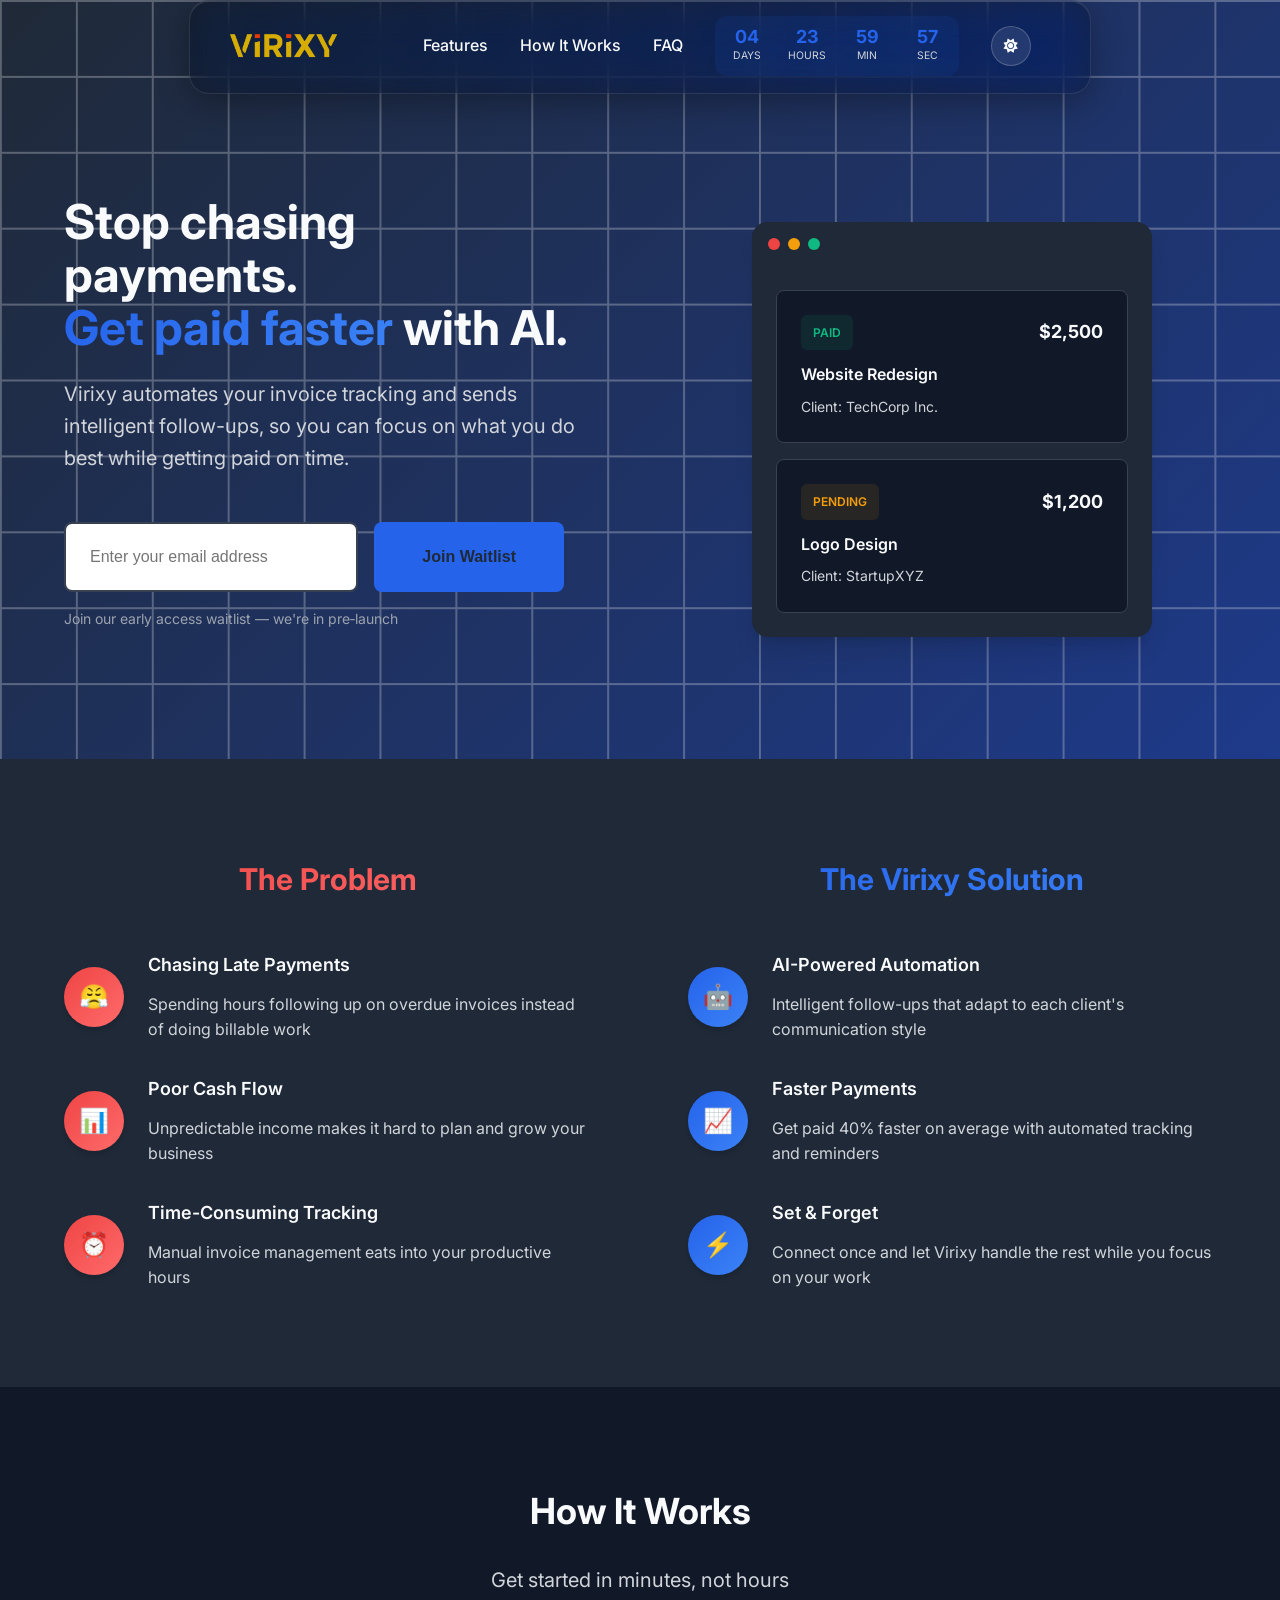
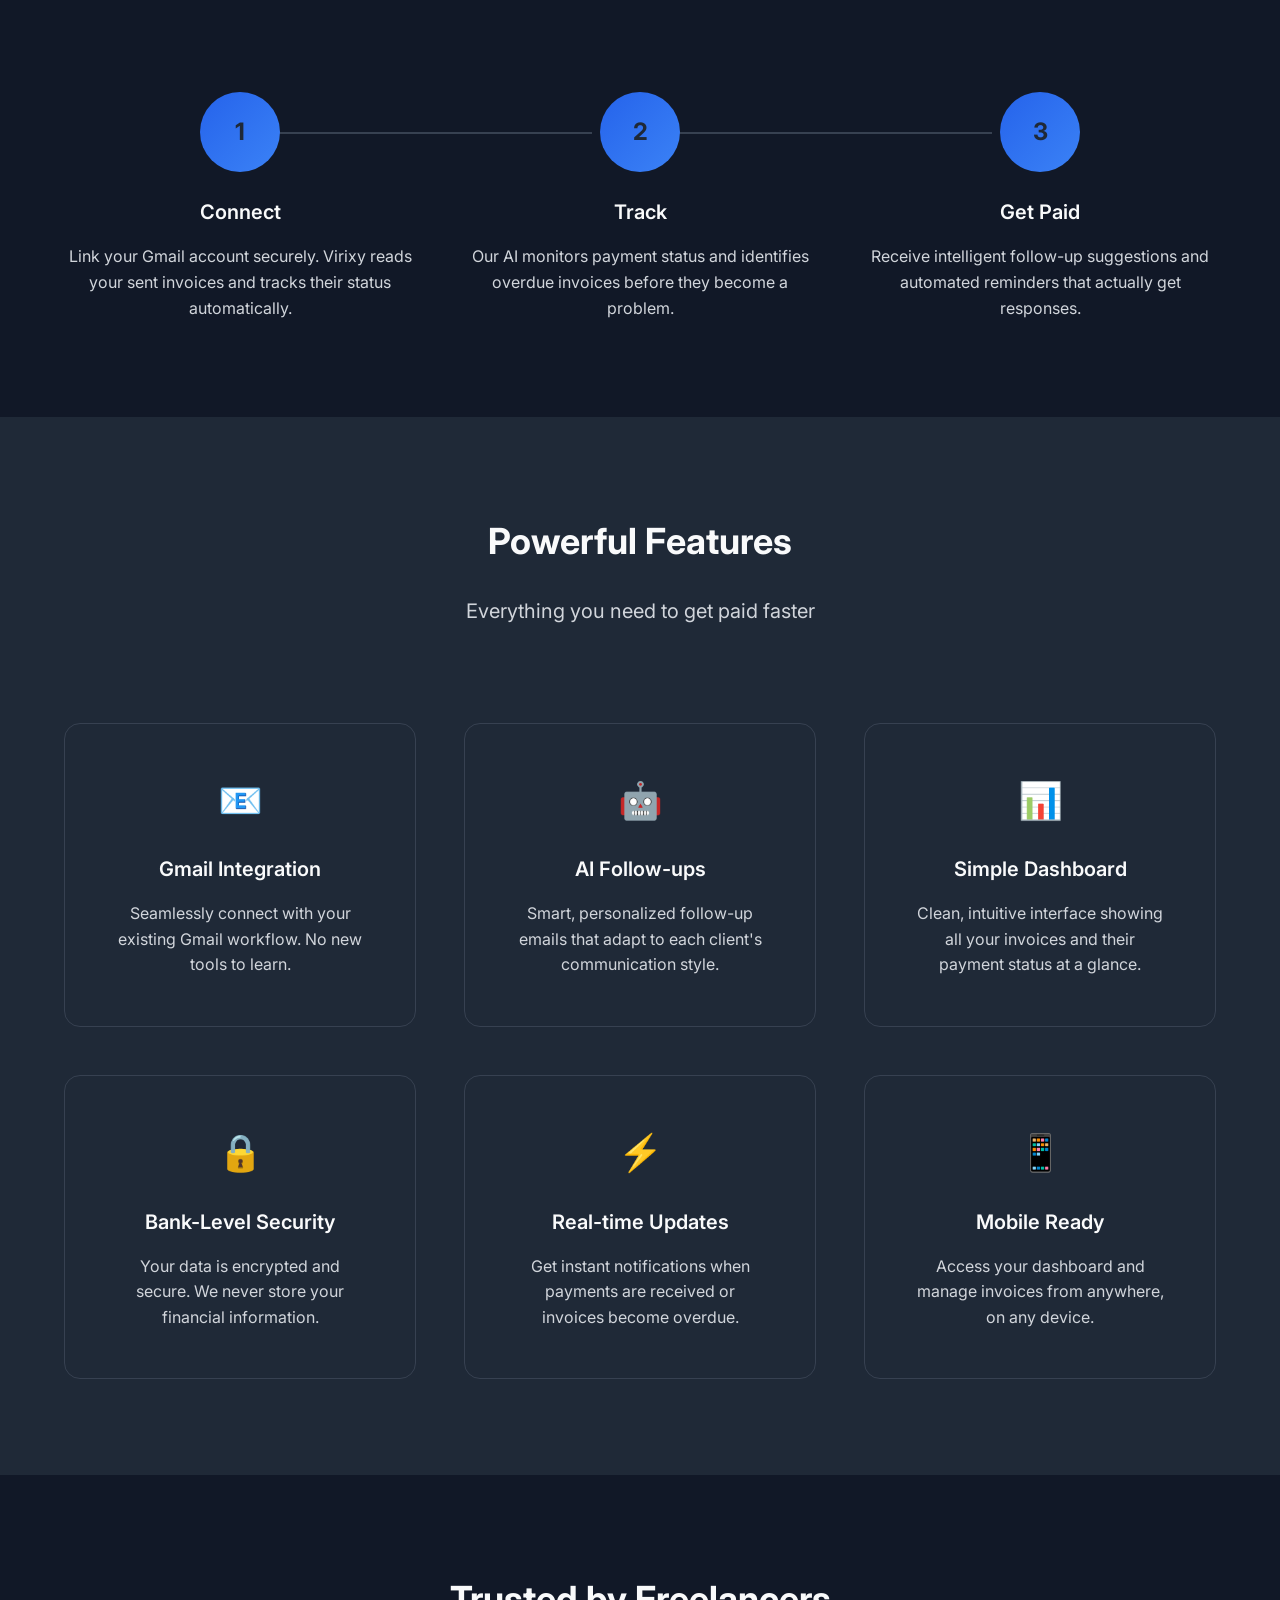
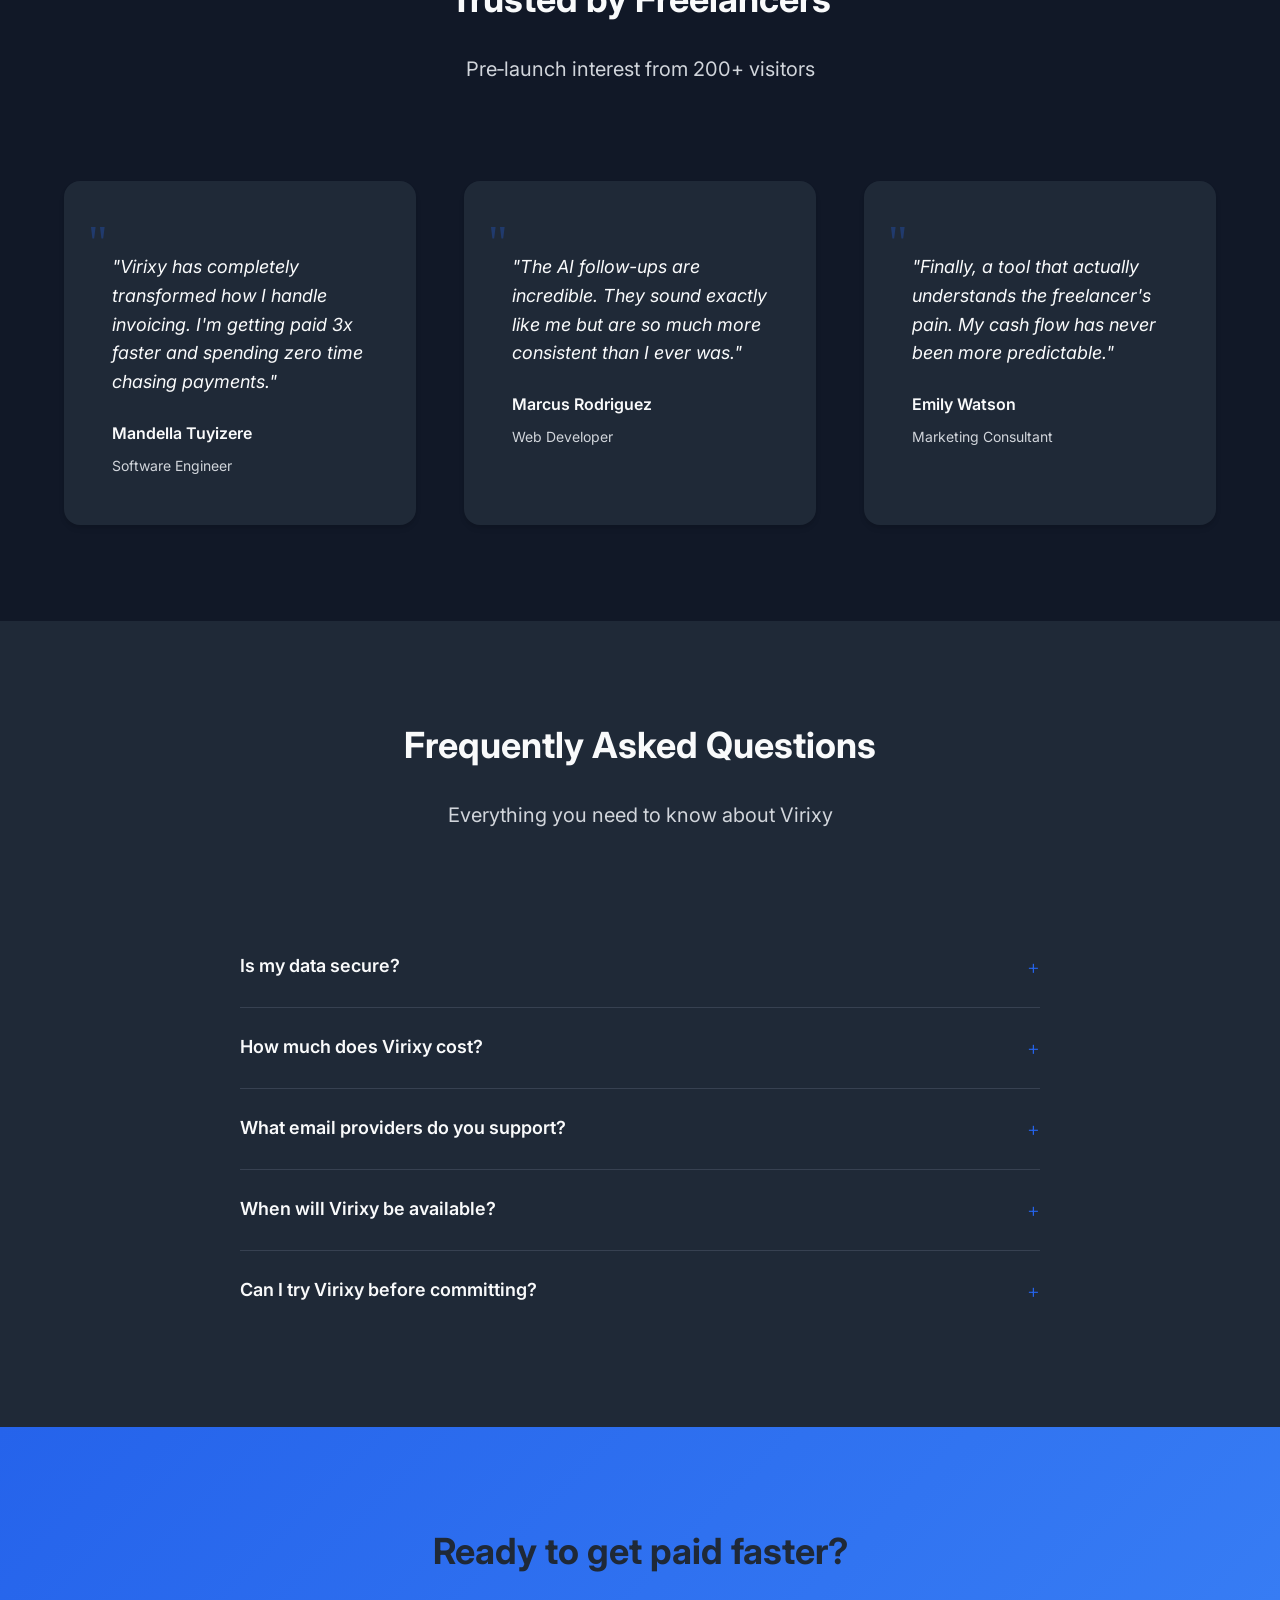
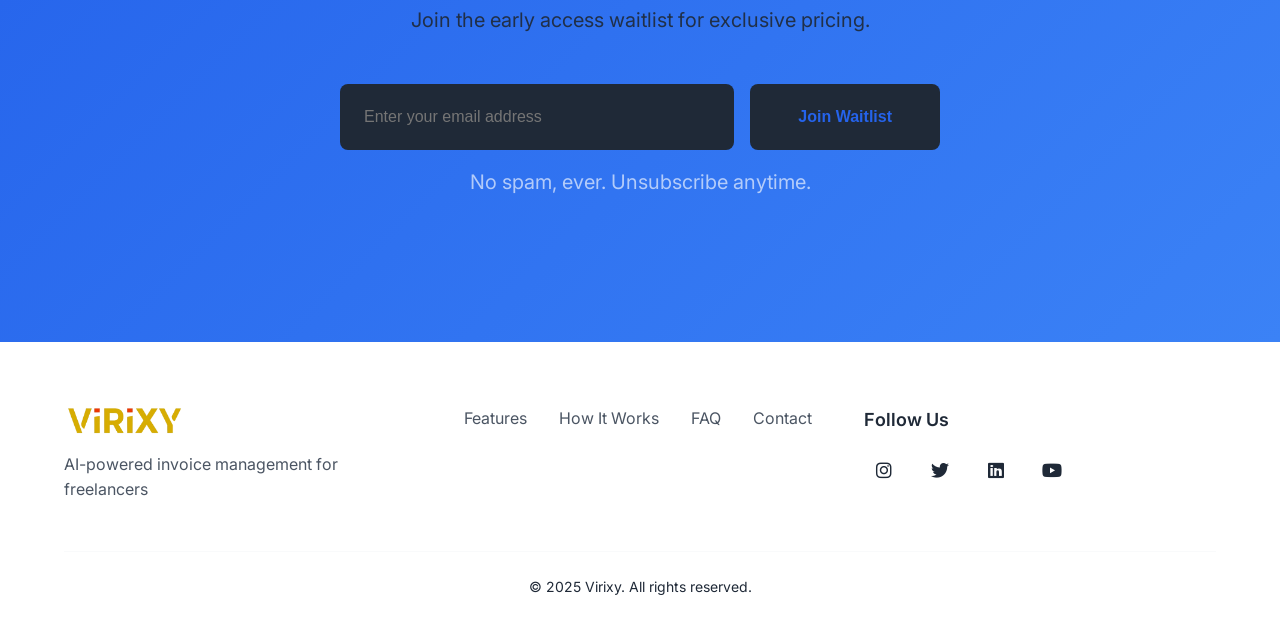
<file: index.html>
<!DOCTYPE html>
<html lang="en">
<head>
    <meta charset="UTF-8">
    <link rel="icon" type="image/png" href="./icon.png">
    <meta name="viewport" content="width=device-width, initial-scale=1.0">
    <meta name="description" content="Stop chasing payments. Get paid faster with Virixy's AI-powered invoice management for freelancers and small businesses.">
    <meta name="keywords" content="invoice management, freelancer tools, AI invoicing, payment tracking, small business">
    <meta name="author" content="Virixy">
    <meta property="og:title" content="Virixy - AI-Powered Invoice Management">
    <meta property="og:description" content="Stop chasing payments. Get paid faster with automated invoice tracking and AI follow-ups.">
    <meta property="og:type" content="website">
    <meta property="og:url" content="https://virixy.com">
    <title>Virixy - AI-Powered Invoice Management for Freelancers</title>
    <link rel="stylesheet" href="styles.css">
    <link rel="preconnect" href="https://fonts.googleapis.com">
    <link rel="preconnect" href="https://fonts.gstatic.com" crossorigin>
    <link href="https://fonts.googleapis.com/css2?family=Inter:wght@300;400;500;600;700&display=swap" rel="stylesheet">
    <link rel="stylesheet" href="https://cdnjs.cloudflare.com/ajax/libs/font-awesome/6.4.0/css/all.min.css">
    <script src="notification-modal.js" defer></script>
</head>
<body>
    <!-- Navigation -->
    <nav class="navbar">
        <div class="nav-container">
            <div class="nav-logo">
                <h2 class="logo-text"></h2><!--Virixy-->
                <img src="./logo-template.png" alt="Virixy logo" class="logo" onerror="this.style.display='none'">
                
            </div>
            <div class="nav-menu">
                <a href="#features" class="nav-link">Features</a>
                <a href="#how-it-works" class="nav-link">How It Works</a>
                <a href="#faq" class="nav-link">FAQ</a>
                <div class="countdown-container">
                    <div class="countdown-box">
                        <span class="countdown-value" id="countdown-days">00</span>
                        <span class="countdown-label">Days</span>
                    </div>
                    <div class="countdown-box">
                        <span class="countdown-value" id="countdown-hours">00</span>
                        <span class="countdown-label">Hours</span>
                    </div>
                    <div class="countdown-box">
                        <span class="countdown-value" id="countdown-minutes">00</span>
                        <span class="countdown-label">Min</span>
                    </div>
                    <div class="countdown-box">
                        <span class="countdown-value" id="countdown-seconds">00</span>
                        <span class="countdown-label">Sec</span>
                    </div>
                </div>
                <button class="theme-toggle" id="theme-toggle" aria-label="Toggle dark mode">
                    <i class="fas fa-moon" id="theme-icon"></i>
                </button>
            </div>
            <div class="hamburger">
                <span></span>
                <span></span>
                <span></span>
            </div>
        </div>
    </nav>

    <!-- Hero Section -->
    <section class="hero">
        <div class="container">
            <div class="hero-content">
                <div class="hero-text">
                    <h1 class="hero-title">
                        Stop chasing payments.<br>
                        <span class="gradient-text">Get paid faster</span> with AI.
                    </h1>
                    <p class="hero-subtitle">
                        Virixy automates your invoice tracking and sends intelligent follow-ups, 
                        so you can focus on what you do best while getting paid on time.
                    </p>
                    <div class="hero-cta">
                        <form class="waitlist-form" id="hero-waitlist-form">
                            <div class="form-group">
                                <input type="email" name="email" placeholder="Enter your email address" required>
                                <button type="submit" class="cta-button">Join Waitlist</button>
                            </div>
                        </form>
                        <p class="form-note">Join our early access waitlist — we're in pre‑launch</p>
                    </div>
                </div>
                <div class="hero-visual">
                    <div class="dashboard-mockup">
                        <div class="mockup-header">
                            <div class="mockup-dots">
                                <span></span>
                                <span></span>
                                <span></span>
                            </div>
                        </div>
                        <div class="mockup-content">
                            <div class="invoice-card">
                                <div class="invoice-header">
                                    <span class="invoice-status paid">Paid</span>
                                    <span class="invoice-amount">$2,500</span>
                                </div>
                                <div class="invoice-details">
                                    <h4>Website Redesign</h4>
                                    <p>Client: TechCorp Inc.</p>
                                </div>
                            </div>
                            <div class="invoice-card">
                                <div class="invoice-header">
                                    <span class="invoice-status pending">Pending</span>
                                    <span class="invoice-amount">$1,200</span>
                                </div>
                                <div class="invoice-details">
                                    <h4>Logo Design</h4>
                                    <p>Client: StartupXYZ</p>
                                </div>
                            </div>
                        </div>
                    </div>
                </div>
            </div>
        </div>
    </section>

    <!-- Problem/Solution Section -->
    <section class="problem-solution">
        <div class="container">
            <div class="section-content">
                <div class="problem-side">
                    <h2>The Problem</h2>
                    <div class="problem-list">
                        <div class="problem-item">
                            <div class="problem-icon">😤</div>
                            <div class="problem-text">
                                <h3>Chasing Late Payments</h3>
                                <p>Spending hours following up on overdue invoices instead of doing billable work</p>
                            </div>
                        </div>
                        <div class="problem-item">
                            <div class="problem-icon">📊</div>
                            <div class="problem-text">
                                <h3>Poor Cash Flow</h3>
                                <p>Unpredictable income makes it hard to plan and grow your business</p>
                            </div>
                        </div>
                        <div class="problem-item">
                            <div class="problem-icon">⏰</div>
                            <div class="problem-text">
                                <h3>Time-Consuming Tracking</h3>
                                <p>Manual invoice management eats into your productive hours</p>
                            </div>
                        </div>
                    </div>
                </div>
                <div class="solution-side">
                    <h2>The Virixy Solution</h2>
                    <div class="solution-list">
                        <div class="solution-item">
                            <div class="solution-icon">🤖</div>
                            <div class="solution-text">
                                <h3>AI-Powered Automation</h3>
                                <p>Intelligent follow-ups that adapt to each client's communication style</p>
                            </div>
                        </div>
                        <div class="solution-item">
                            <div class="solution-icon">📈</div>
                            <div class="solution-text">
                                <h3>Faster Payments</h3>
                                <p>Get paid 40% faster on average with automated tracking and reminders</p>
                            </div>
                        </div>
                        <div class="solution-item">
                            <div class="solution-icon">⚡</div>
                            <div class="solution-text">
                                <h3>Set & Forget</h3>
                                <p>Connect once and let Virixy handle the rest while you focus on your work</p>
                            </div>
                        </div>
                    </div>
                </div>
            </div>
        </div>
    </section>

    <!-- How It Works Section -->
    <section id="how-it-works" class="how-it-works">
        <div class="container">
            <div class="section-header">
                <h2>How It Works</h2>
                <p>Get started in minutes, not hours</p>
            </div>
            <div class="steps">
                <div class="step">
                    <div class="step-number">1</div>
                    <div class="step-content">
                        <h3>Connect</h3>
                        <p>Link your Gmail account securely. Virixy reads your sent invoices and tracks their status automatically.</p>
                    </div>
                </div>
                <div class="step">
                    <div class="step-number">2</div>
                    <div class="step-content">
                        <h3>Track</h3>
                        <p>Our AI monitors payment status and identifies overdue invoices before they become a problem.</p>
                    </div>
                </div>
                <div class="step">
                    <div class="step-number">3</div>
                    <div class="step-content">
                        <h3>Get Paid</h3>
                        <p>Receive intelligent follow-up suggestions and automated reminders that actually get responses.</p>
                    </div>
                </div>
            </div>
        </div>
    </section>

    <!-- Features Section -->
    <section id="features" class="features">
        <div class="container">
            <div class="section-header">
                <h2>Powerful Features</h2>
                <p>Everything you need to get paid faster</p>
            </div>
            <div class="features-grid">
                <div class="feature-card">
                    <div class="feature-icon">📧</div>
                    <h3>Gmail Integration</h3>
                    <p>Seamlessly connect with your existing Gmail workflow. No new tools to learn.</p>
                </div>
                <div class="feature-card">
                    <div class="feature-icon">🤖</div>
                    <h3>AI Follow-ups</h3>
                    <p>Smart, personalized follow-up emails that adapt to each client's communication style.</p>
                </div>
                <div class="feature-card">
                    <div class="feature-icon">📊</div>
                    <h3>Simple Dashboard</h3>
                    <p>Clean, intuitive interface showing all your invoices and their payment status at a glance.</p>
                </div>
                <div class="feature-card">
                    <div class="feature-icon">🔒</div>
                    <h3>Bank-Level Security</h3>
                    <p>Your data is encrypted and secure. We never store your financial information.</p>
                </div>
                <div class="feature-card">
                    <div class="feature-icon">⚡</div>
                    <h3>Real-time Updates</h3>
                    <p>Get instant notifications when payments are received or invoices become overdue.</p>
                </div>
                <div class="feature-card">
                    <div class="feature-icon">📱</div>
                    <h3>Mobile Ready</h3>
                    <p>Access your dashboard and manage invoices from anywhere, on any device.</p>
                </div>
            </div>
        </div>
    </section>

    <!-- Social Proof Section -->
    <section class="social-proof">
        <div class="container">
            <div class="section-header">
                <h2>Trusted by Freelancers</h2>
                <p>Pre‑launch interest from 200+ visitors</p>
            </div>
            <div class="testimonials">
                <div class="testimonial">
                    <div class="testimonial-content">
                        <p>"Virixy has completely transformed how I handle invoicing. I'm getting paid 3x faster and spending zero time chasing payments."</p>
                    </div>
                    <div class="testimonial-author">
                        <div class="author-info">
                            <h4>Mandella Tuyizere</h4>
                            <p>Software Engineer</p>
                        </div>
                    </div>
                </div>
                <div class="testimonial">
                    <div class="testimonial-content">
                        <p>"The AI follow-ups are incredible. They sound exactly like me but are so much more consistent than I ever was."</p>
                    </div>
                    <div class="testimonial-author">
                        <div class="author-info">
                            <h4>Marcus Rodriguez</h4>
                            <p>Web Developer</p>
                        </div>
                    </div>
                </div>
                <div class="testimonial">
                    <div class="testimonial-content">
                        <p>"Finally, a tool that actually understands the freelancer's pain. My cash flow has never been more predictable."</p>
                    </div>
                    <div class="testimonial-author">
                        <div class="author-info">
                            <h4>Emily Watson</h4>
                            <p>Marketing Consultant</p>
                        </div>
                    </div>
                </div>

            </div>
        </div>
    </section>

    <!-- FAQ Section -->
    <section id="faq" class="faq">
        <div class="container">
            <div class="section-header">
                <h2>Frequently Asked Questions</h2>
                <p>Everything you need to know about Virixy</p>
            </div>
            <div class="faq-list">
                <div class="faq-item">
                    <div class="faq-question">
                        <h3>Is my data secure?</h3>
                        <span class="faq-toggle">+</span>
                    </div>
                    <div class="faq-answer">
                        <p>Absolutely. We use bank-level encryption and never store your financial information. Your Gmail connection is read-only and can be revoked at any time.</p>
                    </div>
                </div>
                <div class="faq-item">
                    <div class="faq-question">
                        <h3>How much does Virixy cost?</h3>
                        <span class="faq-toggle">+</span>
                    </div>
                    <div class="faq-answer">
                        <p>We're launching with a simple, transparent pricing model. Early users get 50% off for the first year. Pricing will be announced when we launch.</p>
                    </div>
                </div>
                <div class="faq-item">
                    <div class="faq-question">
                        <h3>What email providers do you support?</h3>
                        <span class="faq-toggle">+</span>
                    </div>
                    <div class="faq-answer">
                        <p>We're starting with Gmail integration, with Outlook and other providers coming soon. Join our waitlist to be notified when we add your preferred provider.</p>
                    </div>
                </div>
                <div class="faq-item">
                    <div class="faq-question">
                        <h3>When will Virixy be available?</h3>
                        <span class="faq-toggle">+</span>
                    </div>
                    <div class="faq-answer">
                        <p>We're targeting a Q2 2025 launch. Join our waitlist to get early access and exclusive launch pricing.</p>
                    </div>
                </div>
                <div class="faq-item">
                    <div class="faq-question">
                        <h3>Can I try Virixy before committing?</h3>
                        <span class="faq-toggle">+</span>
                    </div>
                    <div class="faq-answer">
                        <p>Yes! We'll offer a 12-day free trial when we launch. No credit card required to join the waitlist.</p>
                    </div>
                </div>
            </div>
        </div>
    </section>

    <!-- Final CTA Section -->
    <section class="final-cta">
        <div class="container">
            <div class="cta-content">
                <h2>Ready to get paid faster?</h2>
                <p>Join the early access waitlist for exclusive pricing.</p>
                <form class="waitlist-form" id="footer-waitlist-form">
                    <div class="form-group">
                        <input type="email" name="email" placeholder="Enter your email address" required>
                        <button type="submit" class="cta-button">Join Waitlist</button>
                    </div>
                </form>
                <p class="form-note">No spam, ever. Unsubscribe anytime.</p>
            </div>
        </div>
    </section>

    <!-- Footer -->
    <footer class="footer">
        <div class="container">
            <div class="footer-content">
                <div class="footer-logo">
                    <img src="./logo-template.png" alt="Virixy logo" class="footer-logo-img" onerror="this.style.display='none'">
                    <p>AI-powered invoice management for freelancers</p>
                </div>
                <div class="footer-links">
                    <a href="#features">Features</a>
                    <a href="#how-it-works">How It Works</a>
                    <a href="#faq">FAQ</a>
                    <a href="mailto:hello@virixy.com">Contact</a>
                </div>
                <div class="footer-social">
                    <h4>Follow Us</h4>
                    <div class="social-links">
                        <a href="https://www.instagram.com/virixy.ai/" target="_blank" rel="noopener" aria-label="Instagram">
                            <i class="fab fa-instagram"></i>
                        </a>
                        <a href="https://x.com/Mandellarw" target="_blank" rel="noopener" aria-label="Twitter">
                            <i class="fab fa-twitter"></i>
                        </a>
                        <a href="https://linkedin.com/company/virixy-com" target="_blank" rel="noopener" aria-label="LinkedIn">
                            <i class="fab fa-linkedin"></i>
                        </a>
                        <a href="https://www.youtube.com/@virixy" target="_blank" rel="noopener" aria-label="YouTube">
                            <i class="fab fa-youtube"></i>
                        </a>
                    </div>
                </div>
            </div>
            <div class="footer-bottom">
                <p>&copy; 2025 Virixy. All rights reserved.</p>
            </div>
        </div>
    </footer>

    <script src="script.js"></script>
    <script src="form-handler.js"></script>
</body>
</html>
</file>
<file: styles.css>
/* Reset and Base Styles */
* {
    margin: 0;
    padding: 0;
    box-sizing: border-box;
}

:root {
    /* Light Mode Colors */
    --primary-blue: #2563eb;
    --primary-blue-dark: #1d4ed8;
    --secondary-blue: #3b82f6;
    --accent-blue: #60a5fa;
    --light-blue: #dbeafe;
    --dark-blue: #1e40af;
    
    --text-primary: #1f2937;
    --text-secondary: #6b7280;
    --text-light: #9ca3af;
    
    --white: #ffffff;
    --gray-50: #f9fafb;
    --gray-100: #f3f4f6;
    --gray-200: #e5e7eb;
    --gray-300: #d1d5db;
    --gray-800: #1f2937;
    --gray-900: #111827;
    
    --success: #10b981;
    --warning: #f59e0b;
    --error: #ef4444;
    
    /* Background Colors */
    --bg-primary: #ffffff;
    --bg-secondary: #f9fafb;
    --bg-tertiary: #f3f4f6;
    
    /* Border Colors */
    --border-primary: #e5e7eb;
    --border-secondary: #d1d5db;
    
    /* Typography */
    --font-family: 'Inter', -apple-system, BlinkMacSystemFont, 'Segoe UI', Roboto, sans-serif;
    --font-size-xs: 0.75rem;
    --font-size-sm: 0.875rem;
    --font-size-base: 1rem;
    --font-size-lg: 1.125rem;
    --font-size-xl: 1.25rem;
    --font-size-2xl: 1.5rem;
    --font-size-3xl: 1.875rem;
    --font-size-4xl: 2.25rem;
    --font-size-5xl: 3rem;
    --font-size-6xl: 3.75rem;
    
    /* Spacing */
    --spacing-xs: 0.5rem;
    --spacing-sm: 0.75rem;
    --spacing-md: 1rem;
    --spacing-lg: 1.5rem;
    --spacing-xl: 2rem;
    --spacing-2xl: 3rem;
    --spacing-3xl: 4rem;
    --spacing-4xl: 6rem;
    
    /* Border Radius */
    --radius-sm: 0.375rem;
    --radius-md: 0.5rem;
    --radius-lg: 0.75rem;
    --radius-xl: 1rem;
    --radius-2xl: 1.5rem;
    
    /* Shadows */
    --shadow-sm: 0 1px 2px 0 rgb(0 0 0 / 0.05);
    --shadow-md: 0 4px 6px -1px rgb(0 0 0 / 0.1), 0 2px 4px -2px rgb(0 0 0 / 0.1);
    --shadow-lg: 0 10px 15px -3px rgb(0 0 0 / 0.1), 0 4px 6px -4px rgb(0 0 0 / 0.1);
    --shadow-xl: 0 20px 25px -5px rgb(0 0 0 / 0.1), 0 8px 10px -6px rgb(0 0 0 / 0.1);
    
    /* Transitions */
    --transition-fast: 0.15s ease-in-out;
    --transition-normal: 0.3s ease-in-out;
    --transition-slow: 0.5s ease-in-out;
}

/* Dark Mode Variables */
[data-theme="dark"] {
    --text-primary: #f9fafb;
    --text-secondary: #d1d5db;
    --text-light: #9ca3af;
    
    --bg-primary: #111827;
    --bg-secondary: #1f2937;
    --bg-tertiary: #374151;
    
    --border-primary: #374151;
    --border-secondary: #4b5563;
    
    --white: #1f2937;
    --gray-50: #111827;
    --gray-100: #1f2937;
    --gray-200: #374151;
    --gray-300: #4b5563;
    --gray-800: #f9fafb;
    --gray-900: #ffffff;
    
    --light-blue: #1e3a8a;
}

body {
    font-family: var(--font-family);
    line-height: 1.6;
    color: var(--text-primary);
    background-color: var(--bg-primary);
    overflow-x: hidden;
    transition: background-color var(--transition-normal), color var(--transition-normal);
}

.container {
    max-width: 1200px;
    margin: 0 auto;
    padding: 0 var(--spacing-lg);
}

/* Navigation */
.navbar {
    position: fixed;
    top: 0;
    left: 0;
    right: 0;
    z-index: 1000;
    transition: var(--transition-normal);
    display: flex;
    justify-content: center; /* center the inner container so it sits on the pseudo-card */
    padding: var(--spacing-md) 0; /* remove horizontal padding so inner container aligns with pseudo-element */
}

.navbar::before {
    content: '';
    position: absolute;
    top: 0;
    left: 50%;
    transform: translateX(-50%);
    width: min(95%, 900px);
    height: 100%;
    background: rgba(255, 255, 255, 0.1);
    backdrop-filter: blur(20px) saturate(180%);
    border: 1px solid rgba(255, 255, 255, 0.2);
    border-radius: 20px;
    box-shadow: 
        0 8px 32px rgba(0, 0, 0, 0.1),
        inset 0 1px 0 rgba(255, 255, 255, 0.2);
    transition: var(--transition-normal);
}

[data-theme="dark"] .navbar::before {
    background: rgba(0, 0, 0, 0.3);
    border: 1px solid rgba(255, 255, 255, 0.1);
    box-shadow: 
        0 8px 32px rgba(0, 0, 0, 0.3),
        inset 0 1px 0 rgba(255, 255, 255, 0.1);
}

.nav-container {
    /* Match the visual width of the pseudo-card so content (logo) sits inside it */
    width: min(95%, 900px);
    max-width: 1200px;
    margin: 0 auto;
    padding: 0 var(--spacing-lg);
    display: flex;
    justify-content: center;
    align-items: center;
    height: 60px;
    position: relative;
    z-index: 1;
    gap: var(--spacing-2xl);
}

.nav-logo {
    display: flex;
    align-items: center;
    gap: var(--spacing-sm);
}

.nav-logo .logo {
    height: 28px;
    width: auto;
}

.nav-logo h2,
.logo-text {
    font-size: var(--font-size-xl);
    font-weight: 700;
    color: var(--primary-blue);
    background: linear-gradient(135deg, var(--primary-blue), var(--secondary-blue));
    -webkit-background-clip: text;
    -webkit-text-fill-color: transparent;
    background-clip: text;
}

.nav-menu {
    display: flex;
    align-items: center;
    gap: var(--spacing-xl);
    flex: 1;
    justify-content: center;
}

.nav-link {
    text-decoration: none;
    color: var(--text-primary);
    font-weight: 500;
    transition: var(--transition-fast);
    position: relative;
}

.nav-link:hover {
    color: var(--primary-blue);
}

.nav-link::after {
    content: '';
    position: absolute;
    bottom: -5px;
    left: 0;
    width: 0;
    height: 2px;
    background: var(--primary-blue);
    transition: var(--transition-fast);
}

.nav-link:hover::after {
    width: 100%;
}

.countdown-container {
    display: flex;
    gap: var(--spacing-sm);
    padding: 0.5rem;
    background: rgba(37, 99, 235, 0.1);
    border-radius: var(--radius-lg);
    align-items: center;
}

.countdown-box {
    display: flex;
    flex-direction: column;
    align-items: center;
    min-width: 48px;
    padding: 0.25rem;
}

.countdown-value {
    font-size: var(--font-size-lg);
    font-weight: 700;
    color: var(--primary-blue);
    line-height: 1;
}

.countdown-label {
    font-size: 0.65rem;
    color: var(--text-secondary);
    text-transform: uppercase;
    margin-top: 2px;
}

@media (max-width: 768px) {
    .countdown-container {
        width: 100%;
        justify-content: center;
        margin-top: var(--spacing-md);
    }
}

.theme-toggle {
    background: rgba(255, 255, 255, 0.1);
    border: 1px solid rgba(255, 255, 255, 0.2);
    color: var(--text-primary);
    width: 40px;
    height: 40px;
    border-radius: 50%;
    display: flex;
    align-items: center;
    justify-content: center;
    cursor: pointer;
    transition: var(--transition-fast);
    backdrop-filter: blur(10px);
}

.theme-toggle:hover {
    background: rgba(255, 255, 255, 0.2);
    transform: scale(1.05);
}

.theme-toggle i {
    font-size: var(--font-size-sm);
    transition: var(--transition-fast);
}

[data-theme="dark"] .theme-toggle {
    background: rgba(255, 255, 255, 0.1);
    border: 1px solid rgba(255, 255, 255, 0.2);
}

[data-theme="dark"] .theme-toggle:hover {
    background: rgba(255, 255, 255, 0.2);
}

.hamburger {
    display: none;
    flex-direction: column;
    cursor: pointer;
    gap: 4px;
}

.hamburger span {
    width: 25px;
    height: 3px;
    background: var(--text-primary);
    transition: var(--transition-fast);
}

/* Hero Section */
.hero {
    padding: calc(100px + var(--spacing-4xl)) 0 var(--spacing-4xl);
    background: linear-gradient(135deg, var(--bg-secondary) 0%, var(--light-blue) 100%);
    position: relative;
    overflow: hidden;
}

.hero::before {
    content: '';
    position: absolute;
    top: 0;
    left: 0;
    right: 0;
    bottom: 0;
    background: url('data:image/svg+xml,<svg xmlns="http://www.w3.org/2000/svg" viewBox="0 0 100 100"><defs><pattern id="grid" width="10" height="10" patternUnits="userSpaceOnUse"><path d="M 10 0 L 0 0 0 10" fill="none" stroke="%23e5e7eb" stroke-width="0.5"/></pattern></defs><rect width="100" height="100" fill="url(%23grid)"/></svg>');
    opacity: 0.3;
}

.hero-content {
    display: grid;
    grid-template-columns: 1fr 1fr;
    gap: var(--spacing-4xl);
    align-items: center;
    position: relative;
    z-index: 1;
}

.hero-title {
    font-size: var(--font-size-5xl);
    font-weight: 700;
    line-height: 1.1;
    margin-bottom: var(--spacing-lg);
    color: var(--text-primary);
}

.gradient-text {
    background: linear-gradient(135deg, var(--primary-blue), var(--secondary-blue));
    -webkit-background-clip: text;
    -webkit-text-fill-color: transparent;
    background-clip: text;
}

.hero-subtitle {
    font-size: var(--font-size-xl);
    color: var(--text-secondary);
    margin-bottom: var(--spacing-2xl);
    line-height: 1.6;
}

.hero-cta {
    margin-bottom: var(--spacing-xl);
}

.waitlist-form {
    margin-bottom: var(--spacing-md);
}

.form-group {
    display: flex;
    gap: var(--spacing-md);
    max-width: 500px;
}

.form-group input {
    flex: 1;
    padding: var(--spacing-lg);
    border: 2px solid var(--gray-200);
    border-radius: var(--radius-md);
    font-size: var(--font-size-base);
    transition: var(--transition-fast);
}

.form-group input:focus {
    outline: none;
    border-color: var(--primary-blue);
    box-shadow: 0 0 0 3px rgba(37, 99, 235, 0.1);
}

.cta-button {
    background: var(--primary-blue);
    color: var(--white);
    border: none;
    padding: var(--spacing-lg) var(--spacing-2xl);
    border-radius: var(--radius-md);
    font-size: var(--font-size-base);
    font-weight: 600;
    cursor: pointer;
    transition: var(--transition-fast);
    white-space: nowrap;
}

.cta-button:hover {
    background: var(--primary-blue-dark);
    transform: translateY(-2px);
    box-shadow: var(--shadow-lg);
}

.form-note {
    color: var(--text-light);
    font-size: var(--font-size-sm);
}

/* Hero Visual */
.hero-visual {
    display: flex;
    justify-content: center;
    align-items: center;
}

.dashboard-mockup {
    background: var(--white);
    border-radius: var(--radius-xl);
    box-shadow: var(--shadow-xl);
    overflow: hidden;
    width: 100%;
    max-width: 400px;
    animation: float 6s ease-in-out infinite;
}

@keyframes float {
    0%, 100% { transform: translateY(0px); }
    50% { transform: translateY(-20px); }
}

.mockup-header {
    background: var(--gray-100);
    padding: var(--spacing-md);
    display: flex;
    align-items: center;
}

.mockup-dots {
    display: flex;
    gap: var(--spacing-xs);
}

.mockup-dots span {
    width: 12px;
    height: 12px;
    border-radius: 50%;
    background: var(--gray-300);
}

.mockup-dots span:first-child {
    background: var(--error);
}

.mockup-dots span:nth-child(2) {
    background: var(--warning);
}

.mockup-dots span:last-child {
    background: var(--success);
}

.mockup-content {
    padding: var(--spacing-lg);
}

.invoice-card {
    background: var(--gray-50);
    border-radius: var(--radius-md);
    padding: var(--spacing-lg);
    margin-bottom: var(--spacing-md);
    border: 1px solid var(--gray-200);
}

.invoice-card:last-child {
    margin-bottom: 0;
}

.invoice-header {
    display: flex;
    justify-content: space-between;
    align-items: center;
    margin-bottom: var(--spacing-sm);
}

.invoice-status {
    padding: var(--spacing-xs) var(--spacing-sm);
    border-radius: var(--radius-sm);
    font-size: var(--font-size-xs);
    font-weight: 600;
    text-transform: uppercase;
}

.invoice-status.paid {
    background: rgba(16, 185, 129, 0.1);
    color: var(--success);
}

.invoice-status.pending {
    background: rgba(245, 158, 11, 0.1);
    color: var(--warning);
}

.invoice-amount {
    font-size: var(--font-size-lg);
    font-weight: 700;
    color: var(--text-primary);
}

.invoice-details h4 {
    font-size: var(--font-size-base);
    font-weight: 600;
    color: var(--text-primary);
    margin-bottom: var(--spacing-xs);
}

.invoice-details p {
    font-size: var(--font-size-sm);
    color: var(--text-secondary);
}

/* Problem/Solution Section */
.problem-solution {
    padding: var(--spacing-4xl) 0;
    background: var(--white);
}

.section-content {
    display: grid;
    grid-template-columns: 1fr 1fr;
    gap: var(--spacing-4xl);
}

.problem-side h2,
.solution-side h2 {
    font-size: var(--font-size-3xl);
    font-weight: 700;
    margin-bottom: var(--spacing-2xl);
    color: var(--text-primary);
    text-align: center;
}

.problem-side h2 {
    background: linear-gradient(135deg, var(--error), #ff6b6b);
    -webkit-background-clip: text;
    -webkit-text-fill-color: transparent;
    background-clip: text;
}

.solution-side h2 {
    background: linear-gradient(135deg, var(--primary-blue), var(--secondary-blue));
    -webkit-background-clip: text;
    -webkit-text-fill-color: transparent;
    background-clip: text;
}

.problem-list,
.solution-list {
    display: flex;
    flex-direction: column;
    gap: var(--spacing-xl);
}

.problem-item,
.solution-item {
    display: flex;
    gap: var(--spacing-lg);
    align-items: center;
}

.problem-icon,
.solution-icon {
    font-size: var(--font-size-2xl);
    min-width: 60px;
    width: 60px;
    height: 60px;
    display: flex;
    align-items: center;
    justify-content: center;
    border-radius: 50%;
    flex-shrink: 0;
    margin: 0;
    transition: transform var(--transition-normal);
    position: relative;
    box-shadow: var(--shadow-md);
}

.problem-icon {
    background: linear-gradient(135deg, var(--error), #ff6b6b);
    color: var(--white);
}

.solution-icon {
    background: linear-gradient(135deg, var(--primary-blue), var(--secondary-blue));
    color: var(--white);
}

.problem-icon:hover,
.solution-icon:hover {
    transform: translateY(-2px);
    box-shadow: var(--shadow-lg);
}

.problem-text h3,
.solution-text h3 {
    font-size: var(--font-size-lg);
    font-weight: 600;
    margin-bottom: var(--spacing-sm);
    color: var(--text-primary);
}

.problem-text p,
.solution-text p {
    color: var(--text-secondary);
    line-height: 1.6;
}

/* How It Works Section */
.how-it-works {
    padding: var(--spacing-4xl) 0;
    background: var(--gray-50);
}

.section-header {
    text-align: center;
    margin-bottom: var(--spacing-4xl);
}

.section-header h2 {
    font-size: var(--font-size-4xl);
    font-weight: 700;
    margin-bottom: var(--spacing-lg);
    color: var(--text-primary);
}

.section-header p {
    font-size: var(--font-size-xl);
    color: var(--text-secondary);
}

.steps {
    display: grid;
    grid-template-columns: repeat(3, 1fr);
    gap: var(--spacing-2xl);
}

.step {
    text-align: center;
    position: relative;
}

.step-number {
    width: 80px;
    height: 80px;
    background: linear-gradient(135deg, var(--primary-blue), var(--secondary-blue));
    color: var(--white);
    border-radius: 50%;
    display: flex;
    align-items: center;
    justify-content: center;
    font-size: var(--font-size-2xl);
    font-weight: 700;
    margin: 0 auto var(--spacing-lg);
    position: relative;
    z-index: 2;
}

.step:not(:last-child)::after {
    content: '';
    position: absolute;
    top: 40px;
    left: 50%;
    width: 100%;
    height: 2px;
    background: var(--gray-200);
    z-index: 1;
}

.step-content h3 {
    font-size: var(--font-size-xl);
    font-weight: 600;
    margin-bottom: var(--spacing-md);
    color: var(--text-primary);
}

.step-content p {
    color: var(--text-secondary);
    line-height: 1.6;
}

/* Features Section */
.features {
    padding: var(--spacing-4xl) 0;
    background: var(--white);
}

.features-grid {
    display: grid;
    grid-template-columns: repeat(3, 1fr);
    gap: var(--spacing-2xl);
}

.feature-card {
    background: var(--white);
    padding: var(--spacing-2xl);
    border-radius: var(--radius-xl);
    border: 1px solid var(--gray-200);
    text-align: center;
    transition: var(--transition-normal);
    position: relative;
    overflow: hidden;
}

.feature-card::before {
    content: '';
    position: absolute;
    top: 0;
    left: 0;
    right: 0;
    height: 4px;
    background: linear-gradient(135deg, var(--primary-blue), var(--secondary-blue));
    transform: scaleX(0);
    transition: var(--transition-normal);
}

.feature-card:hover {
    transform: translateY(-5px);
    box-shadow: var(--shadow-xl);
}

.feature-card:hover::before {
    transform: scaleX(1);
}

.feature-icon {
    font-size: var(--font-size-4xl);
    margin-bottom: var(--spacing-lg);
    display: block;
}

.feature-card h3 {
    font-size: var(--font-size-xl);
    font-weight: 600;
    margin-bottom: var(--spacing-md);
    color: var(--text-primary);
}

.feature-card p {
    color: var(--text-secondary);
    line-height: 1.6;
}

/* Social Proof Section */
.social-proof {
    padding: var(--spacing-4xl) 0;
    background: var(--gray-50);
}

.testimonials {
    display: grid;
    grid-template-columns: repeat(3, 1fr);
    gap: var(--spacing-2xl);
    position: relative;
}

.testimonial {
    background: var(--white);
    padding: var(--spacing-2xl);
    border-radius: var(--radius-xl);
    box-shadow: var(--shadow-md);
    position: relative;
}

/* Mobile Testimonial Navigation */
.testimonial-nav {
    display: none; /* Hidden by default, shown on mobile */
}

@media (max-width: 768px) {
    .testimonials {
        position: relative;
        overflow: hidden;
        padding: 0 var(--spacing-lg);
    }

    .testimonial {
        transition: transform var(--transition-normal);
    }

    .testimonial-nav {
        display: flex;
        justify-content: space-between;
        align-items: center;
        margin-top: var(--spacing-xl);
        padding: 0 var(--spacing-lg);
    }

    .testimonial-buttons {
        display: flex;
        gap: var(--spacing-md);
    }

    .testimonial-button {
        background: var(--bg-secondary);
        border: 1px solid var(--border-primary);
        color: var(--text-primary);
        width: 40px;
        height: 40px;
        border-radius: 50%;
        display: flex;
        align-items: center;
        justify-content: center;
        cursor: pointer;
        transition: all var(--transition-normal);
        backdrop-filter: blur(4px);
    }

    .testimonial-button:hover {
        background: var(--primary-blue);
        color: var(--white);
        transform: var(--scale-hover);
    }

    .testimonial-button:disabled {
        opacity: 0.5;
        cursor: not-allowed;
        transform: none;
    }

    .testimonial-counter {
        font-size: var(--font-size-sm);
        color: var(--text-secondary);
        background: var(--bg-secondary);
        padding: var(--spacing-sm) var(--spacing-md);
        border-radius: var(--radius-md);
        backdrop-filter: blur(4px);
    }

    .testimonial-progress {
        display: flex;
        gap: var(--spacing-sm);
        justify-content: center;
        margin-top: var(--spacing-md);
    }

    .progress-dot {
        width: 8px;
        height: 8px;
        border-radius: 50%;
        background: var(--gray-300);
        transition: all var(--transition-normal);
    }

    .progress-dot.active {
        background: var(--primary-blue);
        transform: var(--scale-hover);
    }
}

.testimonial::before {
    content: '"';
    position: absolute;
    top: var(--spacing-lg);
    left: var(--spacing-lg);
    font-size: var(--font-size-5xl);
    color: var(--primary-blue);
    opacity: 0.3;
    font-family: serif;
}

.testimonial-content {
    margin-bottom: var(--spacing-lg);
    padding-top: var(--spacing-lg);
}

.testimonial-content p {
    font-size: var(--font-size-lg);
    line-height: 1.6;
    color: var(--text-primary);
    font-style: italic;
}

.testimonial-author {
    display: flex;
    align-items: center;
    gap: var(--spacing-md);
}

.author-info h4 {
    font-size: var(--font-size-base);
    font-weight: 600;
    color: var(--text-primary);
    margin-bottom: var(--spacing-xs);
}

.author-info p {
    font-size: var(--font-size-sm);
    color: var(--text-secondary);
}

/* FAQ Section */
.faq {
    padding: var(--spacing-4xl) 0;
    background: var(--white);
}

.faq-list {
    max-width: 800px;
    margin: 0 auto;
}

.faq-item {
    border-bottom: 1px solid var(--gray-200);
    padding: var(--spacing-lg) 0;
}

.faq-item:last-child {
    border-bottom: none;
}

.faq-question {
    display: flex;
    justify-content: space-between;
    align-items: center;
    cursor: pointer;
    transition: var(--transition-fast);
}

.faq-question:hover h3 {
    color: var(--primary-blue);
}

.faq-question h3 {
    font-size: var(--font-size-lg);
    font-weight: 600;
    color: var(--text-primary);
    transition: var(--transition-fast);
}

.faq-toggle {
    font-size: var(--font-size-xl);
    font-weight: 300;
    color: var(--primary-blue);
    transition: var(--transition-fast);
}

.faq-item.active .faq-toggle {
    transform: rotate(45deg);
}

.faq-answer {
    max-height: 0;
    overflow: hidden;
    transition: var(--transition-normal);
}

.faq-item.active .faq-answer {
    max-height: 200px;
    padding-top: var(--spacing-md);
}

.faq-answer p {
    color: var(--text-secondary);
    line-height: 1.6;
}

/* Final CTA Section */
.final-cta {
    padding: var(--spacing-4xl) 0;
    background: linear-gradient(135deg, var(--primary-blue), var(--secondary-blue));
    color: var(--white);
    text-align: center;
}

.cta-content h2 {
    font-size: var(--font-size-4xl);
    font-weight: 700;
    margin-bottom: var(--spacing-lg);
}

.cta-content p {
    font-size: var(--font-size-xl);
    margin-bottom: var(--spacing-2xl);
    opacity: 0.9;
}

.final-cta .form-group {
    justify-content: center;
    max-width: 600px;
    margin: 0 auto;
}

.final-cta .form-group input {
    background: var(--white);
    border: none;
}

.final-cta .cta-button {
    background: var(--white);
    color: var(--primary-blue);
}

.final-cta .cta-button:hover {
    background: var(--gray-100);
    transform: translateY(-2px);
}

.final-cta .form-note {
    color: rgba(255, 255, 255, 0.7);
    margin-top: var(--spacing-md);
}

/* Footer */
.footer {
    background: var(--gray-900);
    color: var(--white);
    padding: var(--spacing-3xl) 0 var(--spacing-lg);
}

.footer-content {
    display: grid;
    grid-template-columns: 1fr 1fr 1fr;
    gap: var(--spacing-2xl);
    margin-bottom: var(--spacing-2xl);
}

.footer-logo {
    display: flex;
    flex-direction: column;
    align-items: flex-start;
    gap: var(--spacing-md);
}

.footer-logo-img {
    width: 120px; /* medium size */
    height: auto;
    object-fit: contain;
}

.footer-logo p {
    color: var(--gray-300);
    font-size: var(--font-size-base);
}

/* Responsive adjustments */
@media (max-width: 768px) {
    .footer-logo {
        align-items: center;
    }
    
    .footer-logo-img {
        width: 100px; /* slightly smaller on mobile */
    }
}

.footer-links {
    display: flex;
    gap: var(--spacing-xl);
}

.footer-links a {
    color: var(--gray-300);
    text-decoration: none;
    transition: var(--transition-fast);
}

.footer-links a:hover {
    color: var(--white);
}

.footer-social h4 {
    font-size: var(--font-size-lg);
    font-weight: 600;
    margin-bottom: var(--spacing-md);
    color: var(--white);
}

.social-links {
    display: flex;
    gap: var(--spacing-md);
}

.social-links a {
    width: 40px;
    height: 40px;
    background: rgba(255, 255, 255, 0.1);
    border: 1px solid rgba(255, 255, 255, 0.2);
    border-radius: 50%;
    display: flex;
    align-items: center;
    justify-content: center;
    color: var(--white);
    text-decoration: none;
    transition: var(--transition-fast);
    backdrop-filter: blur(10px);
}

.social-links a:hover {
    background: rgba(255, 255, 255, 0.2);
    transform: translateY(-2px);
    box-shadow: 0 4px 12px rgba(0, 0, 0, 0.2);
}

.social-links a i {
    font-size: var(--font-size-lg);
}

.footer-bottom {
    border-top: 1px solid var(--gray-800);
    padding-top: var(--spacing-lg);
    text-align: center;
}

.footer-bottom p {
    color: var(--gray-400);
    font-size: var(--font-size-sm);
}

/* Responsive Design */
@media (max-width: 1024px) {
    .hero-content {
        grid-template-columns: 1fr;
        gap: var(--spacing-3xl);
        text-align: center;
    }
    
    .hero-title {
        font-size: var(--font-size-4xl);
    }
    
    .section-content {
        grid-template-columns: 1fr;
        gap: var(--spacing-3xl);
    }
    
    .steps {
        grid-template-columns: 1fr;
        gap: var(--spacing-3xl);
    }
    
    .step:not(:last-child)::after {
        display: none;
    }
    
    .features-grid {
        grid-template-columns: repeat(2, 1fr);
    }
    
    .testimonials {
        grid-template-columns: 1fr;
    }
}

@media (max-width: 768px) {
    .nav-menu {
        display: none;
    }
    
    .hamburger {
        display: flex;
    }
    
    .hero {
        padding: calc(100px + var(--spacing-2xl)) 0 var(--spacing-2xl);
    }
    
    .hero-title {
        font-size: var(--font-size-3xl);
    }
    
    .hero-subtitle {
        font-size: var(--font-size-lg);
    }
    
    .form-group {
        flex-direction: column;
        gap: var(--spacing-md);
    }
    
    .cta-button {
        width: 100%;
    }
    
    .section-header h2 {
        font-size: var(--font-size-3xl);
    }
    
    .features-grid {
        grid-template-columns: 1fr;
    }
    
    .footer-content {
        grid-template-columns: 1fr;
        gap: var(--spacing-xl);
        text-align: center;
    }
    
    .footer-links {
        justify-content: center;
        flex-wrap: wrap;
    }
    
    .social-links {
        justify-content: center;
    }
}

@media (max-width: 480px) {
    .container {
        padding: 0 var(--spacing-md);
    }
    
    .hero-title {
        font-size: var(--font-size-2xl);
    }
    
    .hero-subtitle {
        font-size: var(--font-size-base);
    }
    
    .section-header h2 {
        font-size: var(--font-size-2xl);
    }
    
    .section-header p {
        font-size: var(--font-size-lg);
    }
    
    .problem-side h2,
    .solution-side h2 {
        font-size: var(--font-size-2xl);
        text-align: center;
        margin-bottom: var(--spacing-xl);
    }

    .problem-list,
    .solution-list {
        gap: var(--spacing-xl);
    }

    .problem-item,
    .solution-item {
        flex-direction: row; /* Keep horizontal layout on mobile */
        text-align: left;
        gap: var(--spacing-lg);
        padding: var(--spacing-md);
        background: var(--bg-secondary);
        border-radius: var(--radius-lg);
        transition: transform var(--transition-normal);
    }

    .problem-item:hover,
    .solution-item:hover {
        transform: translateY(-2px);
    }

    .problem-icon,
    .solution-icon {
        min-width: 50px;
        width: 50px;
        height: 50px;
        font-size: var(--font-size-xl);
    }
    
    .feature-card {
        padding: var(--spacing-lg);
    }
    
    .testimonial {
        padding: var(--spacing-lg);
    }
}

/* Keep only essential animations */
html {
    scroll-behavior: smooth;
}

/* Simple navbar transition */
.navbar {
    transition: background-color 0.3s ease;
}

.navbar.scrolled {
    background: var(--bg-primary);
    box-shadow: 0 2px 10px rgba(0, 0, 0, 0.1);
}

[data-theme="dark"] .navbar.scrolled {
    box-shadow: 0 8px 32px rgba(0, 0, 0, 0.4);
}

/* Notification-style modal */
.v-modal-overlay {
    position: fixed;
    top: 0;
    right: 0;
    bottom: 0;
    left: 0;
    pointer-events: none;
    z-index: 10050;
}

.v-modal {
    position: fixed;
    top: 24px;
    right: 24px;
    background: var(--white);
    color: var(--text-primary);
    border-radius: var(--radius-lg);
    max-width: 380px;
    width: calc(100% - 48px);
    box-shadow: var(--shadow-xl);
    padding: 1rem;
    animation: slideInRight 0.3s ease-out;
    pointer-events: auto;
}

@keyframes slideInRight {
    from {
        transform: translateX(120%);
        opacity: 0;
    }
    to {
        transform: translateX(0);
        opacity: 1;
    }
}

.v-modal-success {
    border-left: 4px solid var(--primary-blue);
}

.v-modal-content p {
    margin: 0;
    font-size: var(--font-size-base);
    line-height: 1.4;
    padding-right: 20px;
}

.v-modal-close {
    position: absolute;
    top: 50%;
    right: 12px;
    transform: translateY(-50%);
    background: transparent;
    border: none;
    font-size: 1.2rem;
    width: 24px;
    height: 24px;
    display: flex;
    align-items: center;
    justify-content: center;
    cursor: pointer;
    color: var(--text-secondary);
    opacity: 0.7;
    transition: opacity 0.2s ease;
}

.v-modal-close:hover {
    opacity: 1;
}

/* Styles for anchored callout notifications (near a button/anchor) */
.v-modal[data-position="anchor"] {
    max-width: 320px;
    width: auto;
    padding: 0.75rem 1rem;
    border-radius: 10px;
    box-shadow: 0 8px 28px rgba(0,0,0,0.14);
}

.v-modal-arrow {
    position: absolute;
    top: 100%;
    width: 16px;
    height: 8px;
    left: 16px; /* updated dynamically in JS */
    transform: translateY(-6px);
    pointer-events: none;
}

.v-modal-arrow::before {
    content: '';
    position: absolute;
    left: 0;
    top: 0;
    width: 0;
    height: 0;
    border-left: 8px solid transparent;
    border-right: 8px solid transparent;
    border-top: 8px solid var(--white);
}

@media (max-width: 480px) {
    .v-modal {
        padding: 1rem;
    }
    .v-modal-content p {
        font-size: var(--font-size-base);
    }
}

/* Performance optimizations for animations */
* {
    backface-visibility: hidden;
    perspective: 1000px;
}

/* Reduce motion for users who prefer it */
@media (prefers-reduced-motion: reduce) {
    .hero-text,
    .hero-visual,
    .section-header,
    .step,
    .feature-card,
    .testimonial,
    .problem-item,
    .solution-item {
        animation: none;
        transition: none;
    }
    
    html {
        scroll-behavior: auto;
    }
}

/* Focus styles for accessibility */
button:focus,
input:focus,
a:focus {
    outline: 2px solid var(--primary-blue);
    outline-offset: 2px;
}

/* Loading states */
.cta-button:disabled {
    opacity: 0.6;
    cursor: not-allowed;
    transform: none !important;
}

/* Mobile Menu Styles */
@media (max-width: 768px) {
    .nav-menu.active {
        display: flex;
        position: fixed;
        top: 70px;
        left: 0;
        right: 0;
        background: var(--bg-primary);
        flex-direction: column;
        padding: 2rem;
        box-shadow: var(--shadow-lg);
        z-index: 999;
        backdrop-filter: blur(10px);
        border-bottom: 1px solid var(--border-primary);
    }

    [data-theme="dark"] .nav-menu.active {
        background: var(--bg-secondary);
        border-bottom: 1px solid var(--border-secondary);
    }

    .nav-menu.active .nav-link {
        color: var(--text-primary);
        padding: 1rem 0;
        width: 100%;
        text-align: center;
        border-bottom: 1px solid var(--border-primary);
    }

    .nav-menu.active .nav-link:last-child {
        border-bottom: none;
    }

    .nav-menu.active .nav-cta {
        margin-top: 1rem;
        width: 100%;
    }

    .nav-menu.active .theme-toggle {
        margin: 1rem auto;
    }
}

/* Print styles */
@media print {
    .navbar,
    .final-cta,
    .footer {
        display: none;
    }
    
    .hero {
        padding-top: var(--spacing-lg);
    }
}
</file>
